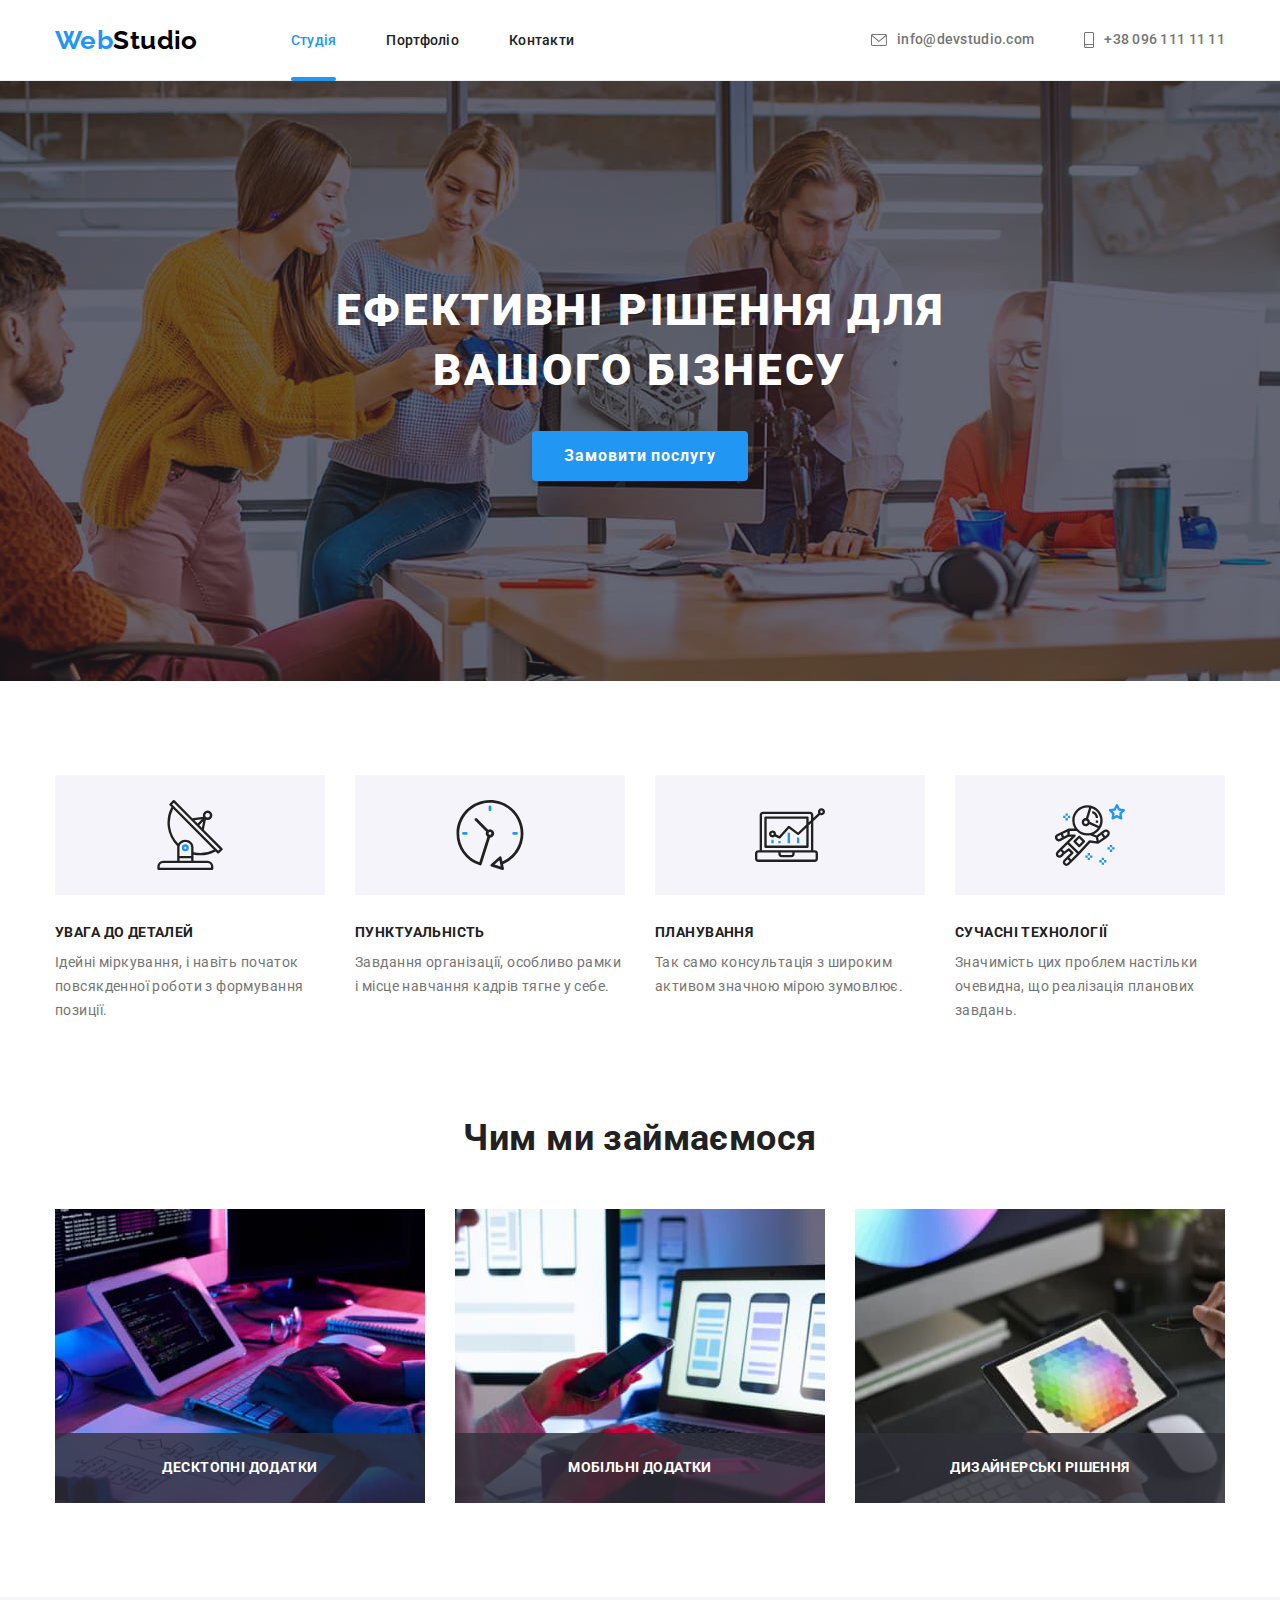
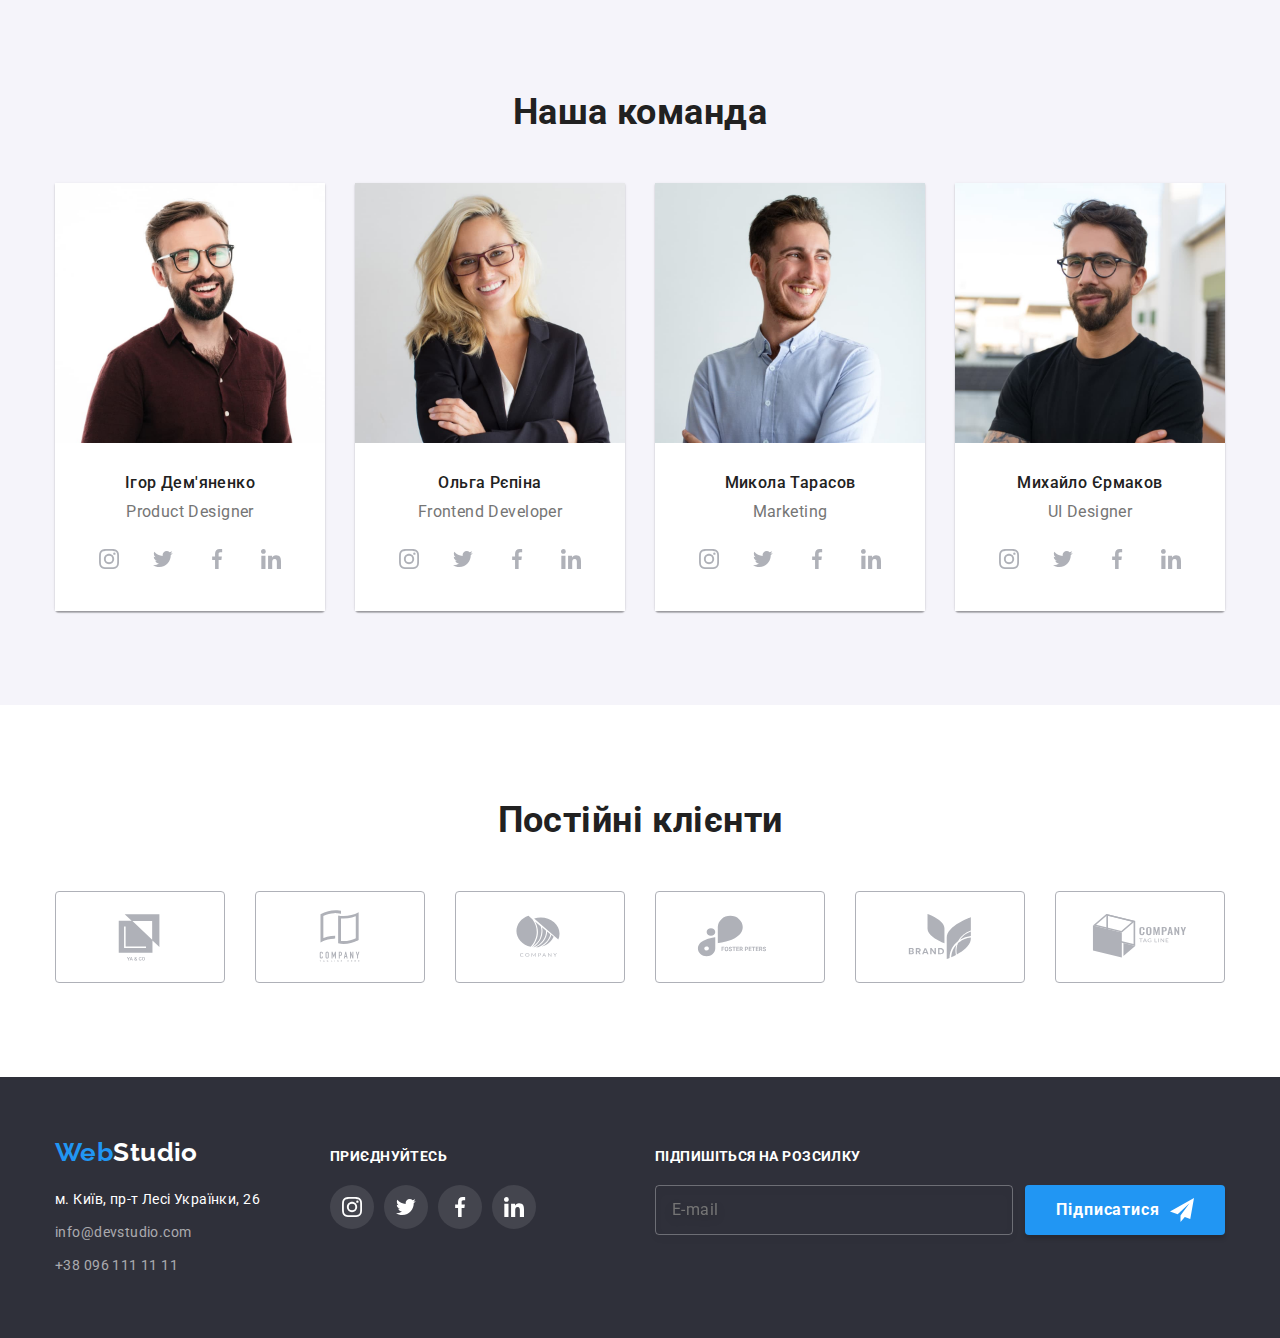
<file: index.html>
<!DOCTYPE html>
<html lang="uk">
  <head>
    <meta charset="UTF-8" />
    <meta http-equiv="X-UA-Compatible" content="IE=edge" />
    <meta name="viewport" content="width=device-width, initial-scale=1.0" />
    <title>WebStudio</title>
    <link
      rel="stylesheet"
      href="https://cdn.jsdelivr.net/npm/modern-normalize@1.1.0/modern-normalize.min.css"
    />
    <link rel="preconnect" href="https://fonts.googleapis.com" />
    <link rel="preconnect" href="https://fonts.gstatic.com" crossorigin />
    <link
      href="https://fonts.googleapis.com/css2?family=Raleway:wght@700&family=Roboto:wght@400;500;700;900&display=swap"
      rel="stylesheet"
    />
    <link rel="stylesheet" href="./css/styles.css" />
  </head>
  <body>
    <header class="page-header">
      <div class="container main-nav">
        <nav>
          <a class="logo link" href="./index.html"
            ><span class="logo-web">Web</span><span class="header-logo-studio">Studio</span></a
          >
          <ul class="menu list">
            <li class="menu-item">
              <a class="menu-link link current hover" href="./index.html">Студія</a>
            </li>
            <li class="menu-item">
              <a class="menu-link link hover" href="./portfolio.html">Портфоліо</a>
            </li>
            <li class="menu-item"><a class="menu-link link hover" href="#">Контакти</a></li>
          </ul>
        </nav>
        <ul class="contacts list">
          <li class="contact-item">
            <a class="contact-info link hover" href="mailto:info@devstudio.com">
              <svg lang="en" aria-label="envelope icon" class="contact-icon" width="16" height="12">
                <use href="./images/sprite.svg#icon-envelope"></use>
              </svg>
              info@devstudio.com</a
            >
          </li>
          <li class="contact-item">
            <a class="contact-info link hover" href="tel:+380961111111">
              <svg
                lang="en"
                aria-label="smartphone icon"
                class="contact-icon"
                width="10"
                height="16"
              >
                <use href="./images/sprite.svg#icon-smartphone"></use>
              </svg>
              +38 096 111 11 11</a
            >
          </li>
        </ul>
      </div>
    </header>
    <main>
      <section class="hero overlay">
        <div class="container">
          <h1 class="hero-title">Ефективні рішення для вашого бізнесу</h1>
          <button class="btn" type="button" data-modal-open>Замовити послугу</button>
        </div>
      </section>
      <section class="features section">
        <div class="container">
          <h2 class="visually-hidden">Особливості</h2>
          <ul class="features-list list">
            <li>
              <div class="features-image">
                <svg
                  lang="en"
                  aria-label="antenna icon"
                  class="features-icon"
                  width="70"
                  height="70"
                >
                  <use href="./images/sprite.svg#icon-antenna"></use>
                </svg>
              </div>
              <h3 class="title">Увага до деталей</h3>
              <p class="text">
                Ідейні міркування, і навіть початок повсякденної роботи з формування позиції.
              </p>
            </li>
            <li>
              <div class="features-image">
                <svg lang="en" aria-label="clock icon" class="features-icon" width="70" height="70">
                  <use href="./images/sprite.svg#icon-clock"></use>
                </svg>
              </div>
              <h3 class="title">Пунктуальність</h3>
              <p class="text">
                Завдання організації, особливо рамки і місце навчання кадрів тягне у себе.
              </p>
            </li>
            <li>
              <div class="features-image">
                <svg
                  lang="en"
                  aria-label="diagram icon"
                  class="features-icon"
                  width="70"
                  height="70"
                >
                  <use href="./images/sprite.svg#icon-diagram"></use>
                </svg>
              </div>
              <h3 class="title">Планування</h3>
              <p class="text">Так само консультація з широким активом значною мірою зумовлює.</p>
            </li>
            <li>
              <div class="features-image">
                <svg
                  lang="en"
                  aria-label="astronaut icon"
                  class="features-icon"
                  width="70"
                  height="70"
                >
                  <use href="./images/sprite.svg#icon-astronaut"></use>
                </svg>
              </div>
              <h3 class="title">Сучасні технології</h3>
              <p class="text">
                Значимість цих проблем настільки очевидна, що реалізація планових завдань.
              </p>
            </li>
          </ul>
        </div>
      </section>
      <section class="work section">
        <div class="container">
          <h2 class="work-title">Чим ми займаємося</h2>
          <ul class="work-list list">
            <li>
              <div class="work-list-wrapper">
                <img src="./images/about-img-1.jpg" alt="Друкує код" width="370" height="294" />
                <p class="work-list-overlay">десктопні додатки</p>
              </div>
            </li>
            <li>
              <div class="work-list-wrapper">
                <img
                  src="./images/about-img-2.jpg"
                  alt="Перевіряє телефон"
                  width="370"
                  height="294"
                />
                <p class="work-list-overlay">мобільні додатки</p>
              </div>
            </li>
            <li>
              <div class="work-list-wrapper">
                <img
                  src="./images/about-img-3.jpg"
                  alt="Працює з планшетом"
                  width="370"
                  height="294"
                />
                <p class="work-list-overlay">дизайнерські рішення</p>
              </div>
            </li>
          </ul>
        </div>
      </section>
      <section class="team section">
        <div class="container">
          <h2 class="team-title">Наша команда</h2>
          <ul class="team-list list">
            <li class="team-images">
              <img
                src="./images/team-member-1.jpg"
                alt="Фото Ігоря Дем'яненка"
                width="270"
                height="260"
              />
              <div class="team-image-subtitle">
                <h3 class="name">Ігор Дем'яненко</h3>
                <p class="position" lang="en">Product Designer</p>
                <ul class="social-list list">
                  <li>
                    <a href="#" class="social-list-link link">
                      <svg
                        lang="en"
                        aria-label="instagram icon"
                        class="social-list-icon"
                        width="20"
                        height="20"
                      >
                        <use href="./images/sprite.svg#icon-instagram"></use>
                      </svg>
                    </a>
                  </li>
                  <li>
                    <a href="#" class="social-list-link">
                      <svg
                        lang="en"
                        aria-label="twitter icon"
                        class="social-list-icon"
                        width="20"
                        height="20"
                      >
                        <use href="./images/sprite.svg#icon-twitter"></use>
                      </svg>
                    </a>
                  </li>
                  <li>
                    <a href="#" class="social-list-link">
                      <svg
                        lang="en"
                        aria-label="facebook icon"
                        class="social-list-icon"
                        width="20"
                        height="20"
                      >
                        <use href="./images/sprite.svg#icon-facebook"></use>
                      </svg>
                    </a>
                  </li>
                  <li>
                    <a href="#" class="social-list-link">
                      <svg
                        lang="en"
                        aria-label="linkedin icon"
                        class="social-list-icon"
                        width="20"
                        height="20"
                      >
                        <use href="./images/sprite.svg#icon-linkedin"></use>
                      </svg>
                    </a>
                  </li>
                </ul>
              </div>
            </li>
            <li class="team-images">
              <img
                src="./images/team-member-2.jpg"
                alt="Фото Ольги Рєпіної"
                width="270"
                height="260"
              />
              <div class="team-image-subtitle">
                <h3 class="name">Ольга Рєпіна</h3>
                <p class="position" lang="en">Frontend Developer</p>
                <ul class="social-list list">
                  <li>
                    <a href="#" class="social-list-link link">
                      <svg
                        lang="en"
                        aria-label="instagram icon"
                        class="social-list-icon"
                        width="20"
                        height="20"
                      >
                        <use href="./images/sprite.svg#icon-instagram"></use>
                      </svg>
                    </a>
                  </li>
                  <li>
                    <a href="#" class="social-list-link">
                      <svg
                        lang="en"
                        aria-label="twitter icon"
                        class="social-list-icon"
                        width="20"
                        height="20"
                      >
                        <use href="./images/sprite.svg#icon-twitter"></use>
                      </svg>
                    </a>
                  </li>
                  <li>
                    <a href="#" class="social-list-link">
                      <svg
                        lang="en"
                        aria-label="facebook icon"
                        class="social-list-icon"
                        width="20"
                        height="20"
                      >
                        <use href="./images/sprite.svg#icon-facebook"></use>
                      </svg>
                    </a>
                  </li>
                  <li>
                    <a href="#" class="social-list-link">
                      <svg
                        lang="en"
                        aria-label="linkedin icon"
                        class="social-list-icon"
                        width="20"
                        height="20"
                      >
                        <use href="./images/sprite.svg#icon-linkedin"></use>
                      </svg>
                    </a>
                  </li>
                </ul>
              </div>
            </li>
            <li class="team-images">
              <img
                src="./images/team-member-3.jpg"
                alt="Фото Миколи Тарасова"
                width="270"
                height="260"
              />
              <div class="team-image-subtitle">
                <h3 class="name">Микола Тарасов</h3>
                <p class="position" lang="en">Marketing</p>
                <ul class="social-list list">
                  <li>
                    <a href="#" class="social-list-link link">
                      <svg
                        lang="en"
                        aria-label="instagram icon"
                        class="social-list-icon"
                        width="20"
                        height="20"
                      >
                        <use href="./images/sprite.svg#icon-instagram"></use>
                      </svg>
                    </a>
                  </li>
                  <li>
                    <a href="#" class="social-list-link">
                      <svg
                        lang="en"
                        aria-label="twitter icon"
                        class="social-list-icon"
                        width="20"
                        height="20"
                      >
                        <use href="./images/sprite.svg#icon-twitter"></use>
                      </svg>
                    </a>
                  </li>
                  <li>
                    <a href="#" class="social-list-link">
                      <svg
                        lang="en"
                        aria-label="facebook icon"
                        class="social-list-icon"
                        width="20"
                        height="20"
                      >
                        <use href="./images/sprite.svg#icon-facebook"></use>
                      </svg>
                    </a>
                  </li>
                  <li>
                    <a href="#" class="social-list-link">
                      <svg
                        lang="en"
                        aria-label="linkedin icon"
                        class="social-list-icon"
                        width="20"
                        height="20"
                      >
                        <use href="./images/sprite.svg#icon-linkedin"></use>
                      </svg>
                    </a>
                  </li>
                </ul>
              </div>
            </li>
            <li class="team-images">
              <img
                src="./images/team-member-4.jpg"
                alt="Фото Михайла Єрмакова"
                width="270"
                height="260"
              />
              <div class="team-image-subtitle">
                <h3 class="name">Михайло Єрмаков</h3>
                <p class="position" lang="en">UI Designer</p>
                <ul class="social-list list">
                  <li>
                    <a href="#" class="social-list-link link">
                      <svg
                        lang="en"
                        aria-label="instagram icon"
                        class="social-list-icon"
                        width="20"
                        height="20"
                      >
                        <use href="./images/sprite.svg#icon-instagram"></use>
                      </svg>
                    </a>
                  </li>
                  <li>
                    <a href="#" class="social-list-link">
                      <svg
                        lang="en"
                        aria-label="twitter icon"
                        class="social-list-icon"
                        width="20"
                        height="20"
                      >
                        <use href="./images/sprite.svg#icon-twitter"></use>
                      </svg>
                    </a>
                  </li>
                  <li>
                    <a href="#" class="social-list-link">
                      <svg
                        lang="en"
                        aria-label="facebook icon"
                        class="social-list-icon"
                        width="20"
                        height="20"
                      >
                        <use href="./images/sprite.svg#icon-facebook"></use>
                      </svg>
                    </a>
                  </li>
                  <li>
                    <a href="#" class="social-list-link">
                      <svg
                        lang="en"
                        aria-label="linkedin icon"
                        class="social-list-icon"
                        width="20"
                        height="20"
                      >
                        <use href="./images/sprite.svg#icon-linkedin"></use>
                      </svg>
                    </a>
                  </li>
                </ul>
              </div>
            </li>
          </ul>
        </div>
      </section>
      <section class="clients section">
        <div class="container">
          <h2 class="clients-title">Постійні клієнти</h2>
          <ul class="clients-list list">
            <li>
              <a href="#" class="clients-link link"
                ><svg
                  lang="en"
                  aria-label="logo1 icon"
                  class="clients-list-icon"
                  width="106"
                  height="60"
                >
                  <use href="./images/sprite.svg#icon-Logo1"></use></svg
              ></a>
            </li>
            <li>
              <a href="#" class="clients-link link"
                ><svg
                  lang="en"
                  aria-label="logo2 icon"
                  class="clients-list-icon"
                  width="106"
                  height="60"
                >
                  <use href="./images/sprite.svg#icon-Logo2"></use></svg
              ></a>
            </li>
            <li>
              <a href="#" class="clients-link link"
                ><svg
                  lang="en"
                  aria-label="logo3 icon"
                  class="clients-list-icon"
                  width="106"
                  height="60"
                >
                  <use href="./images/sprite.svg#icon-Logo3"></use></svg
              ></a>
            </li>
            <li>
              <a href="#" class="clients-link link"
                ><svg
                  lang="en"
                  aria-label="logo4 icon"
                  class="clients-list-icon"
                  width="106"
                  height="60"
                >
                  <use href="./images/sprite.svg#icon-Logo4"></use></svg
              ></a>
            </li>
            <li>
              <a href="#" class="clients-link link"
                ><svg
                  lang="en"
                  aria-label="logo5 icon"
                  class="clients-list-icon"
                  width="106"
                  height="60"
                >
                  <use href="./images/sprite.svg#icon-Logo5"></use></svg
              ></a>
            </li>
            <li>
              <a href="#" class="clients-link link"
                ><svg
                  lang="en"
                  aria-label="logo6 icon"
                  class="clients-list-icon"
                  width="106"
                  height="60"
                >
                  <use href="./images/sprite.svg#icon-Logo6"></use></svg
              ></a>
            </li>
          </ul>
        </div>
      </section>
    </main>
    <footer class="footer">
      <div class="footer-container container">
        <div>
          <a class="logo-footer link" href="./index.html"
            ><span class="logo-web">Web</span><span class="footer-logo-studio">Studio</span></a
          >
          <address class="address">
            <ul class="list">
              <li>
                <a
                  class="address-link link"
                  href="https://goo.gl/maps/EYqhjELSdJhmkw51A"
                  target="_blank"
                  rel="nofollow noopener noreferrer"
                  >м. Київ, пр-т Лесі Українки, 26</a
                >
              </li>
              <li>
                <a class="contact-link link hover" href="mailto:info@devstudio.com"
                  >info@devstudio.com</a
                >
              </li>
              <li>
                <a class="contact-link link hover" href="tel:+380961111111">+38 096 111 11 11</a>
              </li>
            </ul>
          </address>
        </div>
        <div class="footer-socials">
          <p class="footer-invitation">приєднуйтесь</p>
          <ul class="social-list list">
            <li>
              <a href="#" class="social-list-link footer-fill-link link">
                <svg
                  lang="en"
                  aria-label="instagram icon"
                  class="social-list-icon"
                  width="20"
                  height="20"
                >
                  <use href="./images/sprite.svg#icon-instagram"></use>
                </svg>
              </a>
            </li>
            <li>
              <a href="#" class="social-list-link footer-fill-link link">
                <svg
                  lang="en"
                  aria-label="twitter icon"
                  class="social-list-icon"
                  width="20"
                  height="20"
                >
                  <use href="./images/sprite.svg#icon-twitter"></use>
                </svg>
              </a>
            </li>
            <li>
              <a href="#" class="social-list-link footer-fill-link link">
                <svg
                  lang="en"
                  aria-label="facebook icon"
                  class="social-list-icon"
                  width="20"
                  height="20"
                >
                  <use href="./images/sprite.svg#icon-facebook"></use>
                </svg>
              </a>
            </li>
            <li>
              <a href="#" class="social-list-link footer-fill-link link">
                <svg
                  lang="en"
                  aria-label="linkedin icon"
                  class="social-list-icon"
                  width="20"
                  height="20"
                >
                  <use href="./images/sprite.svg#icon-linkedin"></use>
                </svg>
              </a>
            </li>
          </ul>
        </div>
        <div class="footer-subscription">
          <p class="footer-subscription-invitation">підпишіться на розсилку</p>
          <form class="form-footer">
            <input
              type="email"
              class="form-input-footer"
              name="user-email"
              placeholder="E-mail"
              autocomplete="email"
              required
            />
            <button class="btn-footer" type="submit">
              Підписатися
              <svg lang="en" aria-label="send icon" class="btn-footer-icon" width="24" height="24">
                <use href="./images/sprite.svg#icon-send"></use>
              </svg>
            </button>
          </form>
        </div>
      </div>
    </footer>
    <div class="backdrop is-hidden" data-modal>
      <div class="modal">
        <button class="btn-modal" type="button" data-modal-close>
          <svg lang="en" aria-label="close icon" class="btn-modal-icon" width="18" height="18">
            <use href="./images/sprite.svg#icon-close"></use>
          </svg>
        </button>
        <form class="form-callback">
          <p class="form-title">Залиште свої дані, ми вам передзвонимо</p>
          <div class="form-field">
            <label for="user-name" class="label-text">Ім'я</label>
            <div class="form-input-wrapper">
              <input
                type="text"
                class="form-input"
                name="user-name"
                id="user-name"
                autocomplete="name"
                pattern="[a-zA-Zа-яА-ЯіІїЇ`ʼ]+"
                required
              />
              <svg
                lang="en"
                aria-label="person icon"
                class="form-field-icon"
                width="18"
                height="18"
              >
                <use href="./images/sprite.svg#icon-person-black"></use>
              </svg>
            </div>
          </div>
          <div class="form-field">
            <label for="user-tel" class="label-text">Телефон</label>
            <div class="form-input-wrapper">
              <input
                type="tel"
                class="form-input"
                name="user-tel"
                id="user-tel"
                autocomplete="tel"
                pattern="[0-9]{3}-[0-9]{3}-[0-9]{2}-[0-9]{2}"
                title="xxx-xxx-xx-xx"
                required
              />
              <svg lang="en" aria-label="phone icon" class="form-field-icon" width="18" height="18">
                <use href="./images/sprite.svg#icon-phone-black"></use>
              </svg>
            </div>
          </div>
          <div class="form-field">
            <label for="user-email" class="label-text">Пошта</label>
            <div class="form-input-wrapper">
              <input
                type="email"
                class="form-input"
                name="user-email"
                id="user-email"
                autocomplete="email"
                pattern="[a-z0-9._%+-]+@[a-z0-9.-]+\.[a-z]{2,}$"
                required
              />
              <svg lang="en" aria-label="email icon" class="form-field-icon" width="18" height="18">
                <use href="./images/sprite.svg#icon-email-black"></use>
              </svg>
            </div>
          </div>
          <div class="form-field">
            <label for="user-comment" class="label-text">Коментар</label>
            <textarea
              class="form-comment"
              name="user-comment"
              id="user-comment"
              placeholder="Введіть текст"
            ></textarea>
          </div>
          <label class="form-field-checkbox">
            <input type="checkbox" class="input-policy" name="user-policy" required />
            <svg class="svg-checkbox">
              <use class="svg-checkbox-icon" href="./images/sprite.svg#icon-check"></use>
            </svg>
            Погоджуюся з розсилкою та приймаю&nbsp;
            <a class="label-policy-deal" href="#">&nbsp;Умови договору</a></label
          >
          <button class="btn-submit" type="submit">Відправити</button>
        </form>
      </div>
    </div>
    <script src="./js/modal.js"></script>
  </body>
</html>
</file>
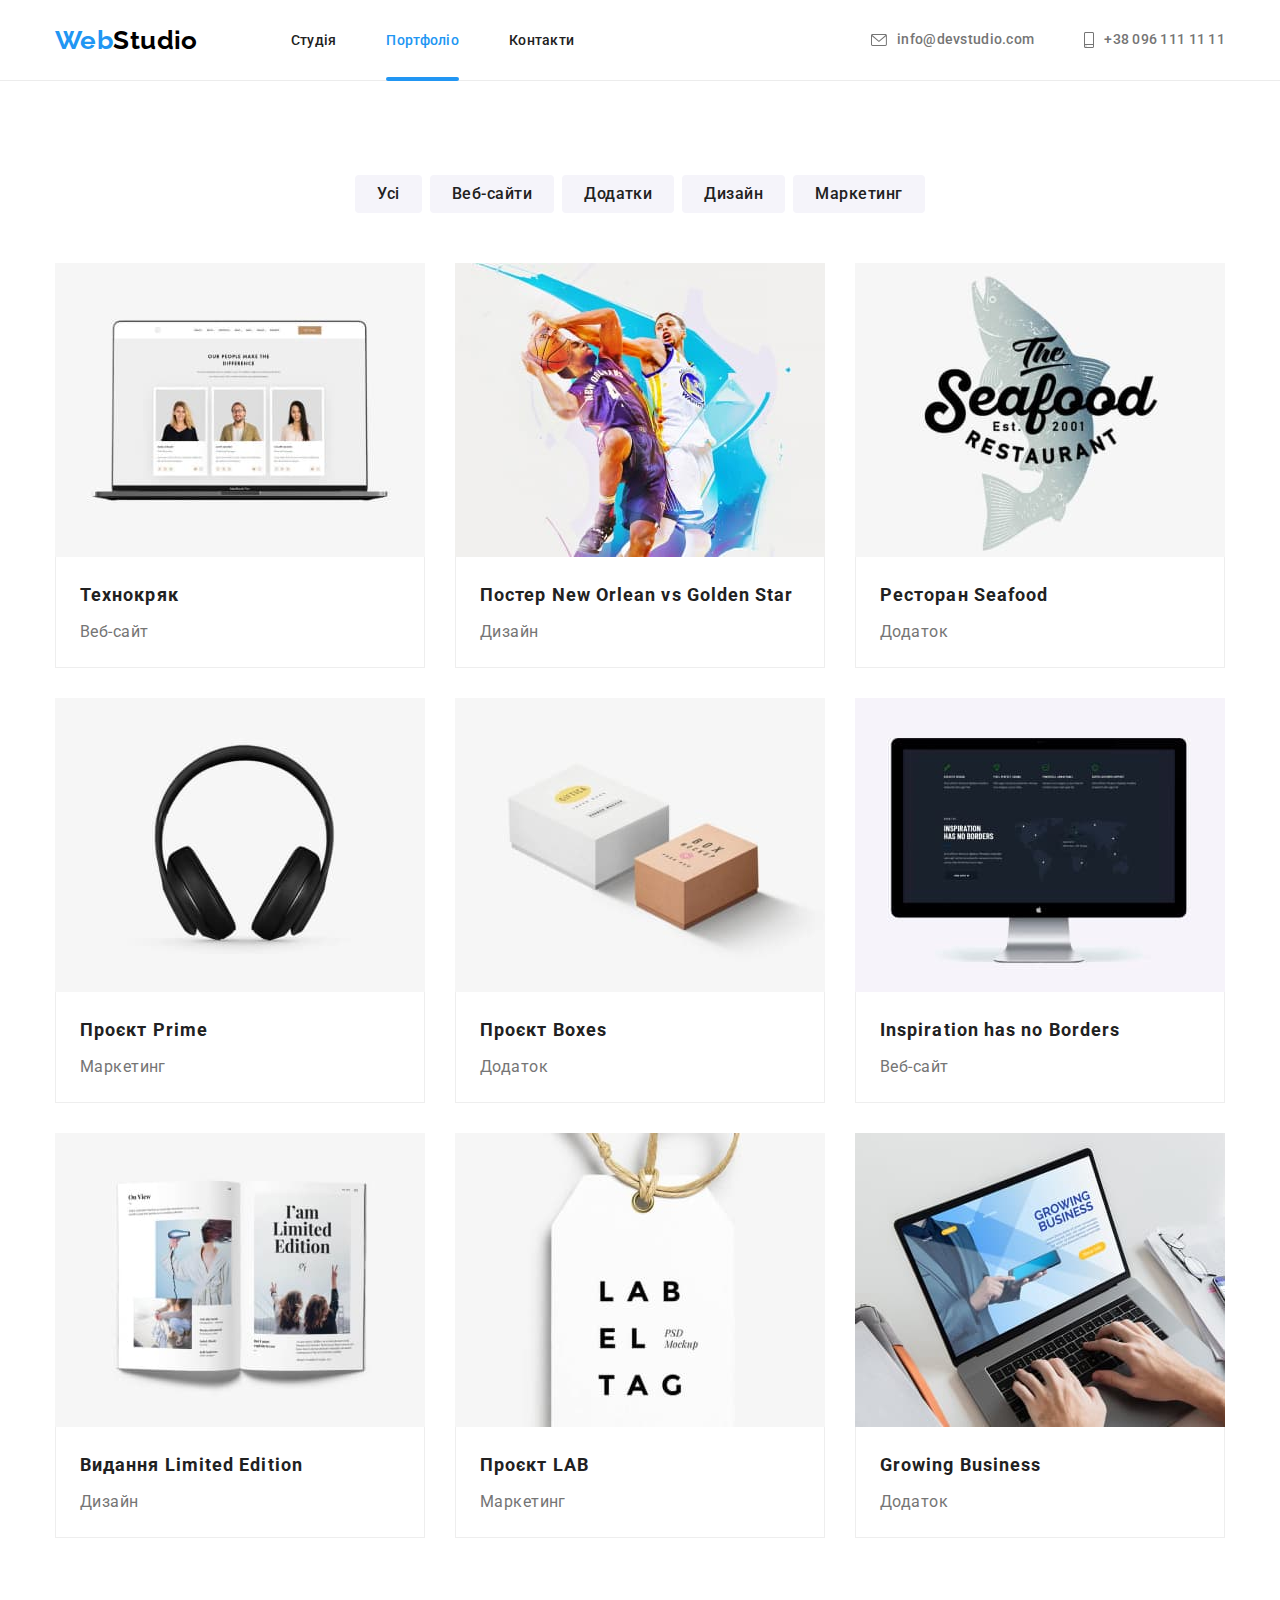
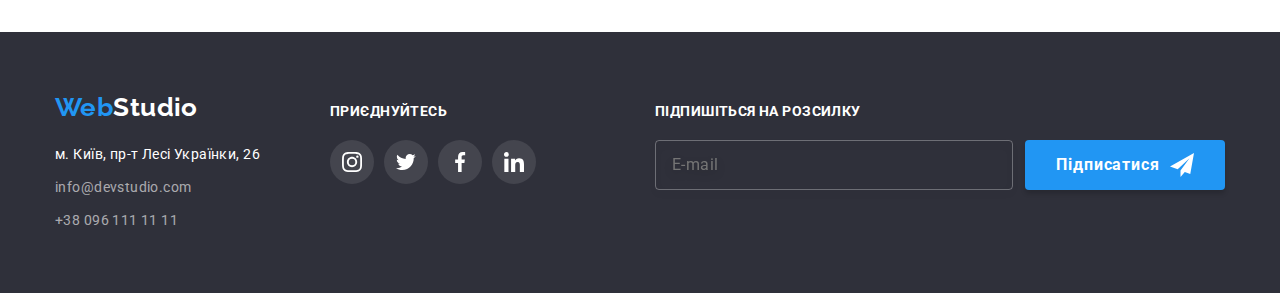
<file: portfolio.html>
<!DOCTYPE html>
<html lang="uk">
  <head>
    <meta charset="UTF-8" />
    <meta http-equiv="X-UA-Compatible" content="IE=edge" />
    <meta name="viewport" content="width=device-width, initial-scale=1.0" />
    <title>Portfolio</title>
    <link
      rel="stylesheet"
      href="https://cdn.jsdelivr.net/npm/modern-normalize@1.1.0/modern-normalize.min.css"
    />
    <link rel="preconnect" href="https://fonts.googleapis.com" />
    <link rel="preconnect" href="https://fonts.gstatic.com" crossorigin />
    <link
      href="https://fonts.googleapis.com/css2?family=Raleway:wght@700&family=Roboto:wght@400;500;700;900&display=swap"
      rel="stylesheet"
    />
    <link rel="stylesheet" href="./css/styles.css" />
  </head>
  <body>
    <header class="page-header">
      <div class="container main-nav">
        <nav>
          <a class="logo link" href="./index.html"
            ><span class="logo-web">Web</span><span class="header-logo-studio">Studio</span></a
          >
          <ul class="menu list">
            <li class="menu-item">
              <a class="menu-link link hover" href="./index.html">Студія</a>
            </li>
            <li class="menu-item">
              <a class="menu-link link current hover" href="./portfolio.html">Портфоліо</a>
            </li>
            <li class="menu-item"><a class="menu-link link hover" href="#">Контакти</a></li>
          </ul>
        </nav>
        <ul class="contacts list">
          <li class="contact-item">
            <a class="contact-info link hover" href="mailto:info@devstudio.com">
              <svg lang="en" aria-label="envelope icon" class="contact-icon" width="16" height="12">
                <use href="./images/sprite.svg#icon-envelope"></use>
              </svg>
              info@devstudio.com</a
            >
          </li>
          <li class="contact-item">
            <a class="contact-info link hover" href="tel:+380961111111">
              <svg
                lang="en"
                aria-label="smartphone icon"
                class="contact-icon"
                width="10"
                height="16"
              >
                <use href="./images/sprite.svg#icon-smartphone"></use>
              </svg>
              +38 096 111 11 11</a
            >
          </li>
        </ul>
      </div>
    </header>
    <main>
      <section class="portfolio section">
        <div class="container">
          <h1 class="visually-hidden">Навігація сайту</h1>
          <ul class="page-nav list">
            <li>
              <button class="btn-nav" type="button">Усі</button>
            </li>
            <li>
              <button class="btn-nav" type="button">Веб-сайти</button>
            </li>
            <li>
              <button class="btn-nav" type="button">Додатки</button>
            </li>
            <li>
              <button class="btn-nav" type="button">Дизайн</button>
            </li>
            <li>
              <button class="btn-nav" type="button">Маркетинг</button>
            </li>
          </ul>
          <ul class="examples list">
            <li>
              <a href="#" class="examples-link link">
                <div class="portfolio-wrapper">
                  <img
                    src="./images/portfolio-img-1.jpg"
                    alt="Ноутбук з фото трьох людей"
                    width="370"
                    height="294"
                  />
                  <p class="overlay-portfolio">
                    Ресурс пропонує комплексні пропозиції з різним рівнем функціоналу та сервісів.
                    Все це дозволить відвідувачу отримати вичерпні відомості про компанію чи
                    приватну особу.
                  </p>
                </div>
                <div class="examples-image-subtitle">
                  <h2 class="title">Технокряк</h2>
                  <p class="text">Веб-сайт</p>
                </div></a
              >
            </li>
            <li>
              <a href="#" class="examples-link link">
                <div class="portfolio-wrapper">
                  <img
                    src="./images/portfolio-img-2.jpg"
                    alt="Два баскетболісти"
                    width="370"
                    height="294"
                  />
                  <p class="overlay-portfolio">
                    Ресурс пропонує комплексні пропозиції з різним рівнем функціоналу та сервісів.
                    Все це дозволить відвідувачу отримати вичерпні відомості про компанію чи
                    приватну особу.
                  </p>
                </div>
                <div class="examples-image-subtitle">
                  <h2 class="title">Постер <span lang="en">New Orlean vs Golden Star</span></h2>
                  <p class="text">Дизайн</p>
                </div></a
              >
            </li>
            <li>
              <a href="#" class="examples-link link">
                <div class="portfolio-wrapper">
                  <img
                    src="./images/portfolio-img-3.jpg"
                    alt="Логотип ресторана з рибою"
                    width="370"
                    height="294"
                  />
                  <p class="overlay-portfolio">
                    Ресурс пропонує комплексні пропозиції з різним рівнем функціоналу та сервісів.
                    Все це дозволить відвідувачу отримати вичерпні відомості про компанію чи
                    приватну особу.
                  </p>
                </div>
                <div class="examples-image-subtitle">
                  <h2 class="title">Ресторан <span lang="en">Seafood</span></h2>
                  <p class="text">Додаток</p>
                </div></a
              >
            </li>
            <li>
              <a href="#" class="examples-link link">
                <div class="portfolio-wrapper">
                  <img
                    src="./images/portfolio-img-4.jpg"
                    alt="Бездротові навушники"
                    width="370"
                    height="294"
                  />
                  <p class="overlay-portfolio">
                    Ресурс пропонує комплексні пропозиції з різним рівнем функціоналу та сервісів.
                    Все це дозволить відвідувачу отримати вичерпні відомості про компанію чи
                    приватну особу.
                  </p>
                </div>
                <div class="examples-image-subtitle">
                  <h2 class="title">Проєкт <span lang="en">Prime</span></h2>
                  <p class="text">Маркетинг</p>
                </div></a
              >
            </li>
            <li>
              <a href="#" class="examples-link link">
                <div class="portfolio-wrapper">
                  <img
                    src="./images/portfolio-img-5.jpg"
                    alt="Дві коробки"
                    width="370"
                    height="294"
                  />
                  <p class="overlay-portfolio">
                    Ресурс пропонує комплексні пропозиції з різним рівнем функціоналу та сервісів.
                    Все це дозволить відвідувачу отримати вичерпні відомості про компанію чи
                    приватну особу.
                  </p>
                </div>
                <div class="examples-image-subtitle">
                  <h2 class="title">Проєкт <span lang="en">Boxes</span></h2>
                  <p class="text">Додаток</p>
                </div></a
              >
            </li>
            <li>
              <a href="#" class="examples-link link">
                <div class="portfolio-wrapper">
                  <img
                    src="./images/portfolio-img-6.jpg"
                    alt="Монітор з мапою"
                    width="370"
                    height="294"
                  />
                  <p class="overlay-portfolio">
                    Ресурс пропонує комплексні пропозиції з різним рівнем функціоналу та сервісів.
                    Все це дозволить відвідувачу отримати вичерпні відомості про компанію чи
                    приватну особу.
                  </p>
                </div>
                <div class="examples-image-subtitle">
                  <h2 class="title" lang="en">Inspiration has no Borders</h2>
                  <p class="text">Веб-сайт</p>
                </div></a
              >
            </li>
            <li>
              <a href="#" class="examples-link link">
                <div class="portfolio-wrapper">
                  <img
                    src="./images/portfolio-img-7.jpg"
                    alt="Розгорнута книга"
                    width="370"
                    height="294"
                  />
                  <p class="overlay-portfolio">
                    Ресурс пропонує комплексні пропозиції з різним рівнем функціоналу та сервісів.
                    Все це дозволить відвідувачу отримати вичерпні відомості про компанію чи
                    приватну особу.
                  </p>
                </div>
                <div class="examples-image-subtitle">
                  <h2 class="title">Видання <span lang="en">Limited Edition</span></h2>
                  <p class="text">Дизайн</p>
                </div></a
              >
            </li>
            <li>
              <a href="#" class="examples-link link">
                <div class="portfolio-wrapper">
                  <img
                    src="./images/portfolio-img-8.jpg"
                    alt="Бірка на мотузці"
                    width="370"
                    height="294"
                  />
                  <p class="overlay-portfolio">
                    Ресурс пропонує комплексні пропозиції з різним рівнем функціоналу та сервісів.
                    Все це дозволить відвідувачу отримати вичерпні відомості про компанію чи
                    приватну особу.
                  </p>
                </div>
                <div class="examples-image-subtitle">
                  <h2 class="title">Проєкт <span lang="en">LAB</span></h2>
                  <p class="text">Маркетинг</p>
                </div></a
              >
            </li>
            <li>
              <a href="#" class="examples-link link">
                <div class="portfolio-wrapper">
                  <img
                    src="./images/portfolio-img-9.jpg"
                    alt="Друкує на ноутбуці"
                    width="370"
                    height="294"
                  />
                  <p class="overlay-portfolio">
                    Ресурс пропонує комплексні пропозиції з різним рівнем функціоналу та сервісів.
                    Все це дозволить відвідувачу отримати вичерпні відомості про компанію чи
                    приватну особу.
                  </p>
                </div>
                <div class="examples-image-subtitle">
                  <h2 class="title" lang="en">Growing Business</h2>
                  <p class="text">Додаток</p>
                </div></a
              >
            </li>
          </ul>
        </div>
      </section>
    </main>
    <footer class="footer">
      <div class="footer-container container">
        <div>
          <a class="logo-footer link" href="./index.html"
            ><span class="logo-web">Web</span><span class="footer-logo-studio">Studio</span></a
          >
          <address class="address">
            <ul class="list">
              <li>
                <a
                  class="address-link link"
                  href="https://goo.gl/maps/EYqhjELSdJhmkw51A"
                  target="_blank"
                  rel="nofollow noopener noreferrer"
                  >м. Київ, пр-т Лесі Українки, 26</a
                >
              </li>
              <li>
                <a class="contact-link link hover" href="mailto:info@devstudio.com"
                  >info@devstudio.com</a
                >
              </li>
              <li>
                <a class="contact-link link hover" href="tel:+380961111111">+38 096 111 11 11</a>
              </li>
            </ul>
          </address>
        </div>
        <div class="footer-socials">
          <p class="footer-invitation">приєднуйтесь</p>
          <ul class="social-list list">
            <li>
              <a href="#" class="social-list-link footer-fill-link link">
                <svg
                  lang="en"
                  aria-label="instagram icon"
                  class="social-list-icon"
                  width="20"
                  height="20"
                >
                  <use href="./images/sprite.svg#icon-instagram"></use>
                </svg>
              </a>
            </li>
            <li>
              <a href="#" class="social-list-link footer-fill-link link">
                <svg
                  lang="en"
                  aria-label="twitter icon"
                  class="social-list-icon"
                  width="20"
                  height="20"
                >
                  <use href="./images/sprite.svg#icon-twitter"></use>
                </svg>
              </a>
            </li>
            <li>
              <a href="#" class="social-list-link footer-fill-link link">
                <svg
                  lang="en"
                  aria-label="facebook icon"
                  class="social-list-icon"
                  width="20"
                  height="20"
                >
                  <use href="./images/sprite.svg#icon-facebook"></use>
                </svg>
              </a>
            </li>
            <li>
              <a href="#" class="social-list-link footer-fill-link link">
                <svg
                  lang="en"
                  aria-label="linkedin icon"
                  class="social-list-icon"
                  width="20"
                  height="20"
                >
                  <use href="./images/sprite.svg#icon-linkedin"></use>
                </svg>
              </a>
            </li>
          </ul>
        </div>
        <div class="footer-subscription">
          <p class="footer-subscription-invitation">підпишіться на розсилку</p>
          <form class="form-footer">
            <input
              type="email"
              class="form-input-footer"
              name="user-email"
              placeholder="E-mail"
              autocomplete="email"
              required
            />
            <button class="btn-footer" type="submit">
              Підписатися
              <svg lang="en" aria-label="send icon" class="btn-footer-icon" width="24" height="24">
                <use href="./images/sprite.svg#icon-send"></use>
              </svg>
            </button>
          </form>
        </div>
      </div>
    </footer>
  </body>
</html>
</file>
<file: css/styles.css>
:root {
  --primary-font: 'Roboto', sans-serif;
  --secondary-font: 'Raleway', sans-serif;
  --primary-text-color: #212121;
  --secondary-text-color: #757575;
  --primary-text-color-dark: #fff;
  --secondary-text-color-dark: rgba(255, 255, 255, 0.6);
  --accent-color: #2196f3;
  --secondary-accent-color: #188ce8;
  --primary-bgc: #fff;
  --secondary-bgc: #2f303a;
  --secondary-bgc-dark: #f5f4fa;
  --studio-header-color: #000;
  --contact-footer-color: rgba(255, 255, 255, 0.6);
  --section-padding-top: 94px;
  --section-padding-bottom: 94px;
  --column-gap: 30px;
  --row-gap: 30px;
  --transition-duration-and-timing-function: 250ms cubic-bezier(0.4, 0, 0.2, 1);
}

body {
  font-family: var(--primary-font);
  color: var(--primary-text-color);
  background-color: var(--primary-bgc);
  font-size: 14px;
  letter-spacing: 0.03em;
}

h1,
h2,
h3,
p {
  margin-top: 0;
  margin-bottom: 0;
}

ul {
  margin-top: 0;
  margin-bottom: 0;
  padding-left: 0;
}

.link {
  text-decoration: none;
}

.list {
  list-style: none;
}

img {
  display: block;
  max-width: 100%;
  height: auto;
}

address {
  font-style: normal;
}

button {
  display: block;
  margin: 0 auto;
  cursor: pointer;
  border: none;
  border-radius: 4px;
}

.container {
  width: 1200px;
  padding: 0 15px;
  margin: 0 auto;
}

.section {
  padding-top: var(--section-padding-top);
  padding-bottom: var(--section-padding-bottom);
}

.page-header {
  border-bottom: 1px solid #ececec;
}

.main-nav {
  display: flex;
  align-items: center;
}

.logo-web {
  color: var(--accent-color);
}

.header-logo-studio {
  color: var(--studio-header-color);
}

.logo {
  font-family: var(--secondary-font);
  font-weight: 700;
  font-size: 26px;
  line-height: 1.19;
  padding-top: 24px;
  padding-bottom: 24px;
  margin-right: 93px;
}

nav {
  display: flex;
  align-items: center;
}

.menu {
  display: flex;
}

.menu-item:not(:last-child) {
  margin-right: 50px;
}

.menu .link.current {
  position: relative;
  color: var(--accent-color);
}

.menu .link.current::after {
  position: absolute;
  left: 0;
  bottom: -1px;
  content: '';
  display: block;
  width: 100%;
  height: 4px;
  border-radius: 2px;
  background-color: var(--accent-color);
}

.hover:hover,
.hover:focus {
  color: var(--accent-color);
}

.menu-link {
  font-weight: 500;
  line-height: 1.14;
  letter-spacing: 0.02em;

  padding-top: 32px;
  padding-bottom: 32px;
  color: var(--primary-text-color);
  transition: color var(--transition-duration-and-timing-function);
}

.contacts {
  display: flex;
  margin-left: auto;
}

.contact-info {
  display: flex;
  align-items: center;
  font-weight: 500;
  line-height: 1.14;
  letter-spacing: 0.02em;

  padding-top: 32px;
  padding-bottom: 32px;
  color: var(--secondary-text-color);
  fill: currentColor;
  transition: color var(--transition-duration-and-timing-function);
}

.contact-item:not(:last-child) {
  margin-right: 50px;
}

.contact-icon {
  margin-right: 10px;
}

.contact-icon:hover,
.contact-icon:focus {
  fill: var(--accent-color);
}

.hero {
  text-align: center;
  padding: 200px 0;

  background-color: var(--secondary-bgc);
}

.overlay {
  max-width: 1600px;
  height: 600px;
  margin-left: auto;
  margin-right: auto;
  background-color: #c4c4c4;
  background-image: linear-gradient(to right, rgba(47, 48, 58, 0.4), rgba(47, 48, 58, 0.4)),
    url(../images/hero-image.jpg);
  background-repeat: no-repeat;
  background-position: center;
  background-size: cover;
}

.hero-title {
  font-weight: 900;
  font-size: 44px;
  line-height: 1.36;
  letter-spacing: 0.06em;
  text-align: center;
  text-transform: uppercase;

  width: 696px;
  margin-left: auto;
  margin-right: auto;
  margin-bottom: 30px;

  color: var(--primary-text-color-dark);
}

.btn {
  font-family: inherit;
  font-weight: 700;
  font-size: 16px;
  line-height: 1.88;
  letter-spacing: 0.06em;
  min-width: 216px;
  box-shadow: 0px 4px 4px rgba(0, 0, 0, 0.15);

  padding: 10px 32px;
  color: var(--primary-text-color-dark);
  background-color: var(--accent-color);
  transition: background-color var(--transition-duration-and-timing-function);
}

.btn:hover,
.btn:focus {
  background-color: var(--secondary-accent-color);
}

.visually-hidden {
  position: absolute;
  white-space: nowrap;
  width: 1px;
  height: 1px;
  overflow: hidden;
  border: 0;
  padding: 0;
  clip: rect(0 0 0 0);
  clip-path: inset(50%);
  margin: -1px;
}

.features {
  padding-bottom: 0;
}

.features-list {
  display: flex;
  flex-wrap: wrap;
  column-gap: var(--column-gap);
}

.features-list > li {
  flex-basis: calc((100% - 90px) / 4);
}

.features-list .title {
  font-size: 14px;
  font-weight: 700;
  line-height: 1.14;
  text-transform: uppercase;
  margin-bottom: 10px;
}

.features-list .text {
  line-height: 1.71;
  color: var(--secondary-text-color);
}

.features-image {
  display: flex;
  justify-content: center;
  align-items: center;
  margin-bottom: 30px;
  width: 270px;
  height: 120px;
  background-color: var(--secondary-bgc-dark);
}

.work-title {
  font-weight: 700;
  font-size: 36px;
  line-height: 1.17;

  margin-bottom: 50px;
  text-align: center;
}

.work-list {
  display: flex;
  flex-wrap: wrap;
  column-gap: var(--column-gap);
}

.work-list-wrapper {
  position: relative;
}

.work-list-overlay {
  position: absolute;
  bottom: 0;
  display: flex;
  align-items: center;
  justify-content: center;

  width: 100%;
  height: 70px;

  font-weight: 700;
  line-height: 1.14;
  text-align: center;
  text-transform: uppercase;

  color: var(--primary-bgc);
  background-color: rgba(47, 48, 58, 0.8);
}

.team {
  background-color: var(--secondary-bgc-dark);
}

.team-title {
  font-weight: 700;
  font-size: 36px;
  line-height: 1.17;
  margin-bottom: 50px;
  text-align: center;
}

.team-list {
  display: flex;
  justify-content: center;
  column-gap: var(--column-gap);
}

.team-list .name {
  font-weight: 500;
  font-size: 16px;
  line-height: 1.19;
  text-align: center;
}

.team-images {
  box-shadow: 0px 1px 3px rgba(0, 0, 0, 0.12), 0px 1px 1px rgba(0, 0, 0, 0.14),
    0px 2px 1px rgba(0, 0, 0, 0.2);
  border-radius: 0px 0px 4px 4px;
  width: 270px;
}

.team-image-subtitle {
  padding-top: 30px;
  padding-bottom: 30px;
  background-color: var(--primary-bgc);
}

.position {
  font-size: 16px;
  line-height: 1.19;
  text-align: center;
  margin-top: 10px;
  margin-bottom: 16px;
  color: var(--secondary-text-color);
}

.social-list {
  display: flex;
  justify-content: center;
  column-gap: 10px;
}

.social-list-link {
  display: flex;
  align-items: center;
  justify-content: center;
  width: 44px;
  height: 44px;
  border-radius: 50%;
  color: #afb1b8;
  background-color: var(--primary-bgc);
  transition: background-color var(--transition-duration-and-timing-function),
    color var(--transition-duration-and-timing-function);
}

.social-list-icon {
  fill: currentColor;
}

.social-list-link:hover,
.social-list-link:focus {
  color: var(--primary-bgc);
  background-color: var(--accent-color);
}

.clients-title {
  font-weight: 700;
  font-size: 36px;
  line-height: 1.17;
  text-align: center;
  margin-bottom: 50px;
}

.clients-list {
  display: flex;
  justify-content: center;
  column-gap: var(--column-gap);
}

.clients-link {
  display: flex;
  align-items: center;
  justify-content: center;
  width: 170px;
  height: 92px;
  border: 1px solid #afb1b8;
  border-radius: 4px;
  color: #afb1b8;
  transition: border-color var(--transition-duration-and-timing-function),
    color var(--transition-duration-and-timing-function);
}
.clients-list-icon {
  fill: currentColor;
}

.clients-link:hover,
.clients-link:focus {
  border-color: var(--accent-color);
  color: var(--accent-color);
}

.footer-logo-studio {
  color: var(--primary-text-color-dark);
}

.footer {
  padding-top: 60px;
  padding-bottom: 60px;
  background-color: var(--secondary-bgc);
}

.footer-container {
  display: flex;
  align-items: baseline;
}

.footer-socials {
  margin-left: 70px;
}

.footer-fill-link {
  color: var(--primary-bgc);
  background-color: rgba(255, 255, 255, 0.1);
}

.footer-invitation {
  font-weight: 700;
  line-height: 1.14;
  text-transform: uppercase;
  margin-bottom: 20px;
  color: var(--primary-bgc);
}

.logo-footer {
  font-family: var(--secondary-font);
  font-weight: 700;
  font-size: 26px;
  line-height: 1.19;
}

.address {
  margin-top: 20px;
}

.address li:not(:last-child) {
  margin-bottom: 9px;
}

.address-link {
  line-height: 1.71;
  color: var(--primary-text-color-dark);
}

.address-link:hover,
.address-link:focus {
  color: var(--primary-text-color-dark);
}

.contact-link {
  line-height: 1.71;
  color: var(--contact-footer-color);
  transition: color var(--transition-duration-and-timing-function);
}

.footer-subscription {
  margin-left: auto;
}

.footer-subscription-invitation {
  font-weight: 700;
  line-height: 1.14;
  margin-bottom: 20px;
  text-transform: uppercase;
  color: var(--primary-bgc);
}

.form-footer {
  display: flex;
  height: 50px;
}

.form-input-footer {
  height: 100%;
  width: 358px;
  padding: 16px;
  border: 1px solid rgba(255, 255, 255, 0.3);
  filter: drop-shadow(0px 4px 4px rgba(0, 0, 0, 0.15));
  border-radius: 4px;
  background-color: transparent;
  color: var(--primary-text-color-dark);
}

.form-input-footer::placeholder {
  font-size: 16px;
  line-height: 1.25;
  letter-spacing: 0.03em;
}

.btn-footer {
  display: flex;
  align-items: center;
  justify-content: center;
  min-width: 200px;
  font-family: inherit;
  font-weight: 700;
  font-size: 16px;
  line-height: 1.88;
  padding: 10px 28px;
  margin-left: 12px;
  letter-spacing: 0.06em;
  color: var(--primary-text-color-dark);
  background: var(--accent-color);
  box-shadow: 0px 4px 4px rgba(0, 0, 0, 0.15);
  transition: background-color var(--transition-duration-and-timing-function);
}

.btn-footer:hover,
.btn-footer:focus {
  background-color: var(--secondary-accent-color);
}

.btn-footer-icon {
  margin-left: 10px;
  fill: var(--primary-bgc);
}

.btn-nav {
  font-weight: 500;
  font-size: 16px;
  line-height: 1.63;
  letter-spacing: 0.03em;

  padding: 6px 22px;
  color: var(--primary-text-color);
  background-color: var(--secondary-bgc-dark);
  transition: background-color var(--transition-duration-and-timing-function),
    box-shadow var(--transition-duration-and-timing-function),
    color var(--transition-duration-and-timing-function);
}

.btn-nav:hover,
.btn-nav:focus {
  box-shadow: 0px 3px 1px rgba(0, 0, 0, 0.1), 0px 1px 2px rgba(0, 0, 0, 0.08),
    0px 2px 2px rgba(0, 0, 0, 0.12);
  color: var(--primary-text-color-dark);
  background-color: var(--accent-color);
}

.page-nav {
  display: flex;
  justify-content: center;
  column-gap: 8px;
  margin-bottom: 50px;
}

.examples .title {
  font-weight: 700;
  font-size: 18px;
  line-height: 2;
  letter-spacing: 0.06em;
  margin-bottom: 4px;
  color: var(--primary-text-color);
}

.examples .text {
  font-size: 16px;
  line-height: 1.88;
  color: var(--secondary-text-color);
}

.examples {
  display: flex;
  flex-wrap: wrap;
  column-gap: var(--column-gap);
  row-gap: var(--row-gap);
}

.examples-image-subtitle {
  padding: 20px 24px;
  border-bottom: 1px solid #eeeeee;
  border-left: 1px solid #eeeeee;
  border-right: 1px solid #eeeeee;
}

.portfolio-wrapper {
  position: relative;
  overflow: hidden;
  width: 370px;
  height: 294px;
}

.overlay-portfolio {
  position: absolute;
  transform: translateY(100%);
  transition: transform var(--transition-duration-and-timing-function);
  top: 0;
  left: 0;
  overflow: auto;
  font-size: 18px;
  line-height: 1.56;
  width: 100%;
  height: 100%;
  padding: 63px 24px;
  background-color: rgba(33, 150, 243, 0.9);
  color: var(--primary-bgc);
}

.examples-link:hover .overlay-portfolio,
.examples-link:focus .overlay-portfolio {
  transform: translateY(0);
}

.examples-link:hover,
.examples-link:focus {
  display: block;
  box-shadow: 0px 1px 1px rgba(0, 0, 0, 0.12), 0px 4px 4px rgba(0, 0, 0, 0.06),
    1px 4px 6px rgba(0, 0, 0, 0.16);
}

.examples-link {
  transition: box-shadow var(--transition-duration-and-timing-function);
}

.backdrop {
  position: fixed;
  top: 0;
  left: 0;
  width: 100%;
  height: 100%;
  z-index: 10;
  background: rgba(0, 0, 0, 0.2);
  transition: opacity var(--transition-duration-and-timing-function),
    visibility var(--transition-duration-and-timing-function);
}

.backdrop.is-hidden {
  visibility: hidden;
  opacity: 0;
  pointer-events: none;
}

.modal {
  position: absolute;
  top: 50%;
  left: 50%;
  transform: translate(-50%, -50%);

  width: 528px;
  height: 581px;
  box-shadow: 0px 1px 3px rgba(0, 0, 0, 0.12), 0px 1px 1px rgba(0, 0, 0, 0.14),
    0px 2px 1px rgba(0, 0, 0, 0.2);
  border-radius: 4px;
  background-color: var(--primary-bgc);
}

.btn-modal {
  display: flex;
  justify-content: center;
  align-items: center;
  position: absolute;
  padding: 0;
  top: 8px;
  right: 8px;
  width: 30px;
  height: 30px;
  border-radius: 50%;
  border: 1px solid rgba(0, 0, 0, 0.1);
  background-color: transparent;
  transition: color var(--transition-duration-and-timing-function);
}

.btn-modal-icon {
  fill: currentColor;
}

.btn-modal:hover {
  color: var(--accent-color);
}

.form-callback {
  width: 448px;
  margin-left: auto;
  margin-right: auto;
  margin-top: 40px;
}

.form-field {
  display: flex;
  flex-direction: column;
  margin-bottom: 10px;
}

.form-title {
  font-weight: 700;
  font-size: 20px;
  line-height: 1.15;
  text-align: center;
  width: 100%;
  margin-bottom: 12px;
}

.form-input-wrapper {
  position: relative;
  width: 100%;
}

.form-input {
  width: 100%;
  height: 40px;
  padding-left: 42px;
  border: 1px solid rgba(33, 33, 33, 0.2);
  border-radius: 4px;
  transition: border-color var(--transition-duration-and-timing-function);
}

.form-input:focus + .form-field-icon {
  fill: var(--accent-color);
}

.form-input:focus {
  outline: none;
  border-color: var(--accent-color);
}

.label-text {
  font-size: 12px;
  line-height: 1.17;
  letter-spacing: 0.01em;
  margin-bottom: 4px;
  color: var(--secondary-text-color);
}

.label-policy-deal {
  color: var(--accent-color);
}

.form-comment::placeholder {
  color: rgba(117, 117, 117, 0.5);
}

.form-comment {
  resize: none;
  height: 120px;
  width: 100%;
  padding: 12px 16px;
  margin-bottom: 20px;
  border: 1px solid rgba(33, 33, 33, 0.2);
  border-radius: 4px;
  transition: border-color var(--transition-duration-and-timing-function);
}

.form-comment:focus {
  outline: none;
  border-color: var(--accent-color);
}

.form-field-icon {
  position: absolute;
  top: 50%;
  left: 12px;
  transform: translateY(-50%);
  transition: fill var(--transition-duration-and-timing-function);
}

.form-field-checkbox {
  display: flex;
  align-items: center;
  justify-content: center;
  margin-bottom: 30px;
  line-height: 1.71;
  color: var(--secondary-text-color);
}

.input-policy {
  position: absolute;
  appearance: none;
}

.svg-checkbox {
  width: 16px;
  height: 15px;
  border: 1px solid var(--primary-text-color);
  border-radius: 2px;
  margin-right: 7px;
}

.svg-checkbox-icon {
  display: none;
}

.input-policy:checked + .svg-checkbox {
  background-color: var(--accent-color);
  border-color: var(--accent-color);
}

.input-policy:checked + .svg-checkbox .svg-checkbox-icon {
  display: block;
}

.btn-submit {
  min-width: 200px;
  min-height: 50px;
  font-family: inherit;
  font-weight: 700;
  font-size: 16px;
  line-height: 1.88;
  padding: 10px 52px;
  letter-spacing: 0.06em;
  color: var(--primary-text-color-dark);
  background: var(--accent-color);
  box-shadow: 0px 4px 4px rgba(0, 0, 0, 0.15);
  transition: background-color var(--transition-duration-and-timing-function);
}

.btn-submit:hover,
.btn-submit:focus {
  background-color: var(--secondary-accent-color);
}
</file>
